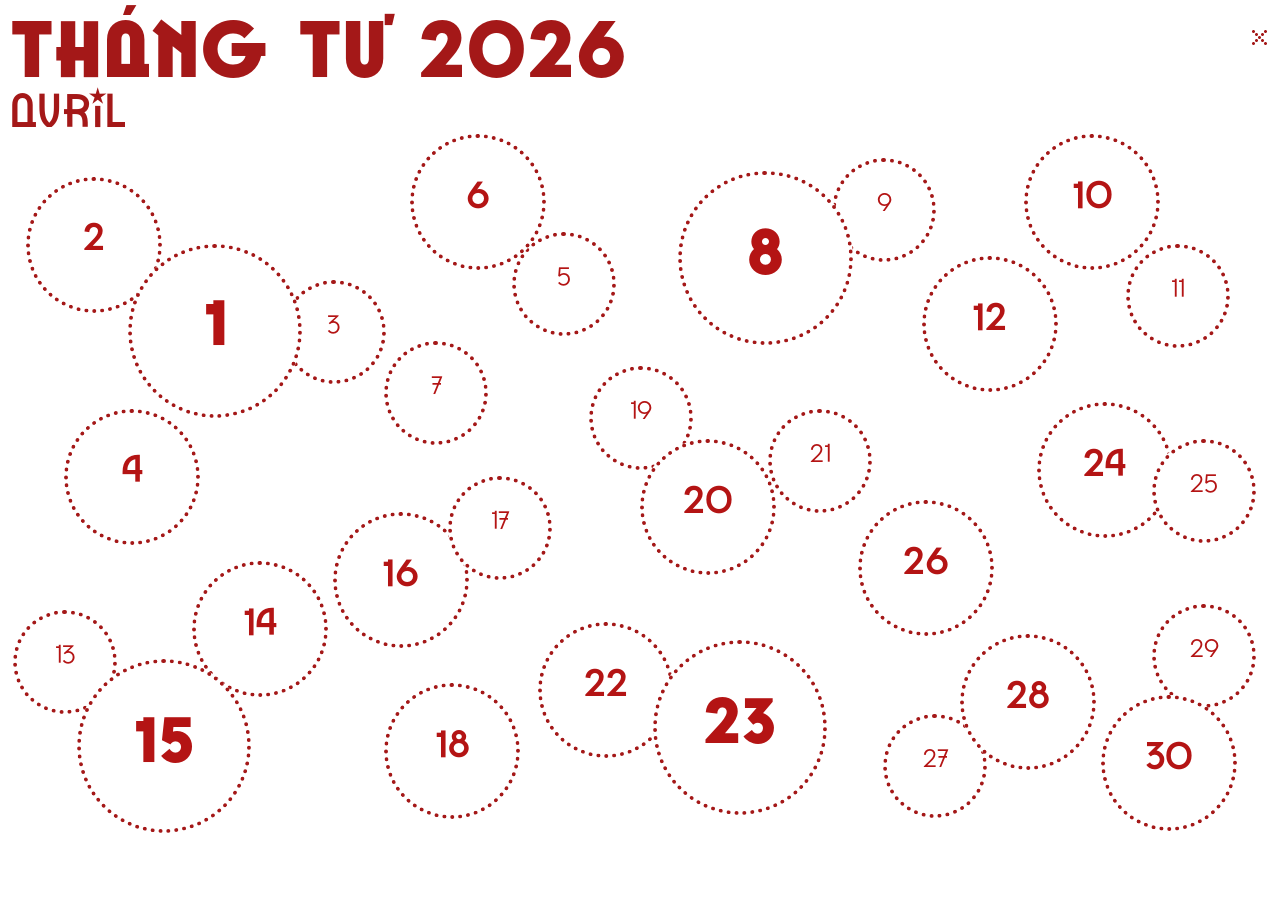
<file: daycalendar.html>
<!DOCTYPE html>
<html lang="fr">
<head>
  <meta charset="UTF-8">
  <title>avril - le calendrier luni solaire</title>

   <link rel="icon" href="data:image/svg+xml,
  <svg xmlns='http://www.w3.org/2000/svg' viewBox='0 0 100 100'>
  <polygon points='50,5 61,35 95,35 67,57 78,90 50,70 22,90 33,57 5,35 39,35'
  fill='rgb(164, 24, 24)'/>
  </svg>"> 

   <link rel="preconnect" href="https://fonts.googleapis.com">
<link rel="preconnect" href="https://fonts.gstatic.com" crossorigin>
<link href="https://fonts.googleapis.com/css2?family=Bitcount+Single:wght@100..900&display=swap" rel="stylesheet">

  <link rel="stylesheet" href="daycalendar.css">
</head>

<body>

<h1 class="title">
  THÁNG TƯ 2026<br>
  <span>AVRIL </span>
</h1>

<section class="month" id="month"></section>

<a href="index.html" class="back">×</a>

<script src="daycalendar.js"></script>

</body>
</html>
</file>
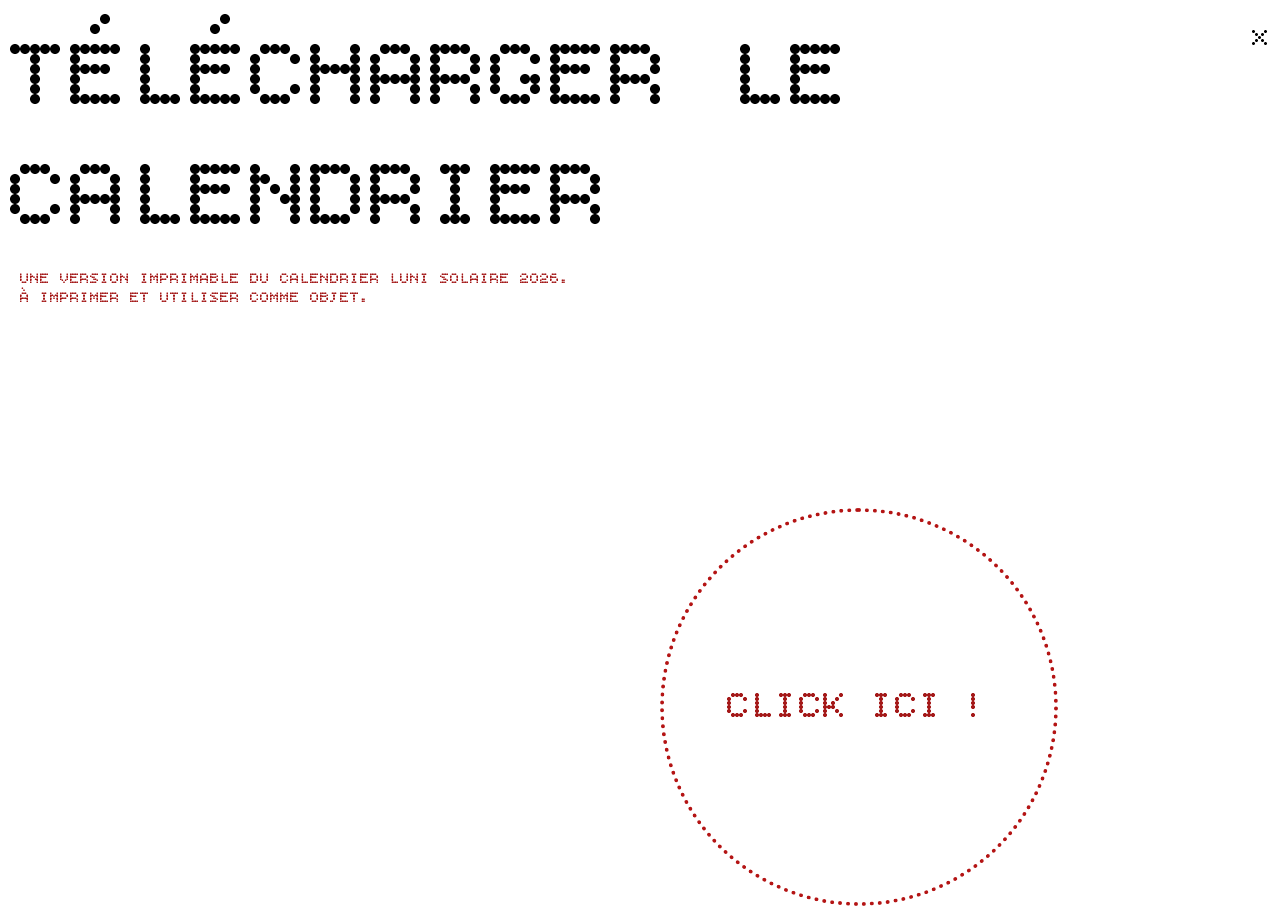
<file: download.html>
<!DOCTYPE html>
<html lang="fr">
<head>
  <meta charset="UTF-8">
  <title>télécharger le calendrier</title>
  <link rel="stylesheet" href="download.css">

  <link rel="icon" href="data:image/svg+xml,
  <svg xmlns='http://www.w3.org/2000/svg' viewBox='0 0 100 100'>
  <polygon points='50,5 61,35 95,35 67,57 78,90 50,70 22,90 33,57 5,35 39,35'
  fill='rgb(164, 24, 24)'/>
  </svg>"> 

  <link rel="preconnect" href="https://fonts.googleapis.com">
<link rel="preconnect" href="https://fonts.gstatic.com" crossorigin>
<link href="https://fonts.googleapis.com/css2?family=Bitcount+Single:wght@100..900&display=swap" rel="stylesheet">

</head>

<body>

<a href="index.html" class="back">×</a>

<div class="container">
  <h1>Télécharger le calendrier</h1>
  
  <p>
    Une version imprimable du calendrier luni solaire 2026.<br>
    À imprimer et utiliser comme objet.
  </p>

  
  
</div>

<a href="calendar.pdf" download class="download-btn">
    CLICK ICI ! </a>

</body>
</html>
</file>
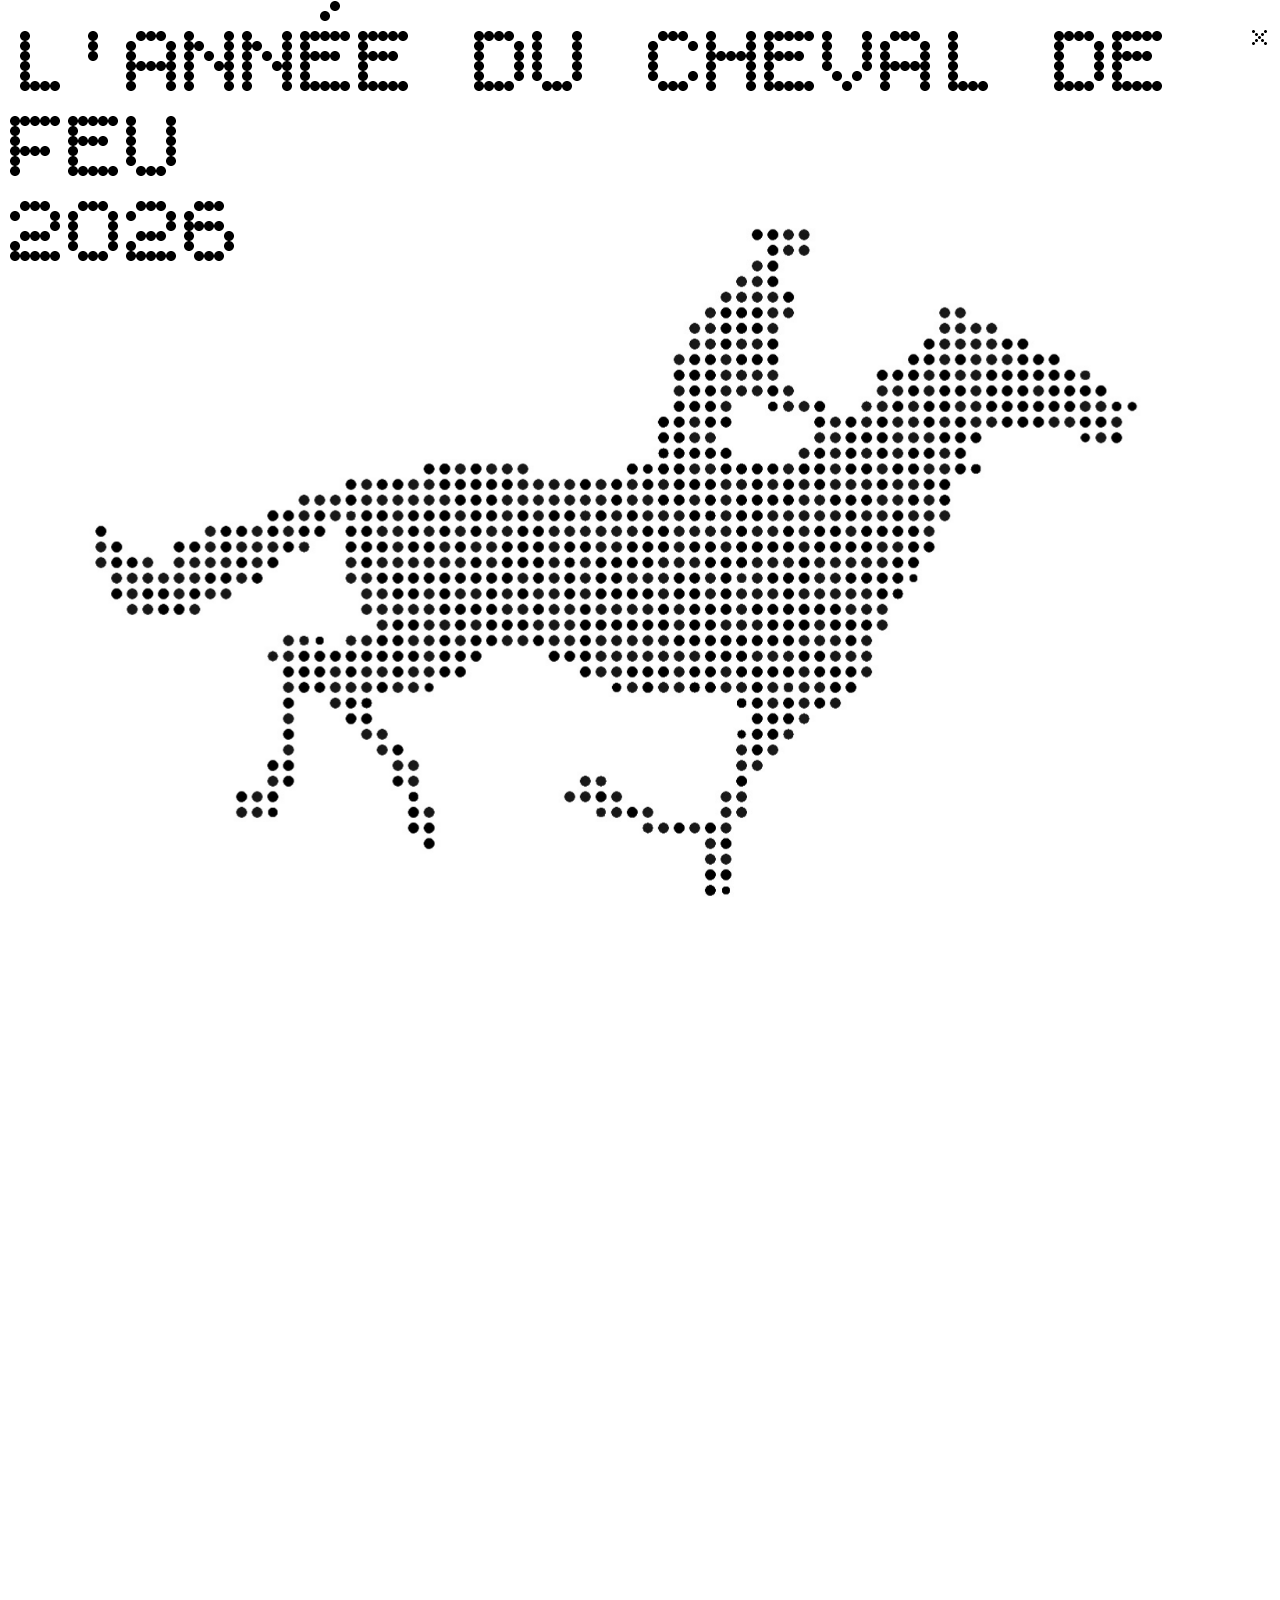
<file: horse.html>
<!DOCTYPE html>
<html lang="fr">
<head>
  <meta charset="UTF-8">
  <title>le cheval galope</title>
  <link rel="stylesheet" href="horse.css">
  <link rel="icon" href="data:image/svg+xml,
<svg xmlns='http://www.w3.org/2000/svg' viewBox='0 0 100 100'>
  <polygon points='50,5 61,35 95,35 67,57 78,90 50,70 22,90 33,57 5,35 39,35'
  fill='rgb(164, 24, 24)'/>
</svg>">


  <link rel="preconnect" href="https://fonts.googleapis.com">
<link rel="preconnect" href="https://fonts.gstatic.com" crossorigin>
<link href="https://fonts.googleapis.com/css2?family=Bitcount+Single:wght@100..900&display=swap" rel="stylesheet">
</head>

<body>

  <h1 class="sticky-title">L'année du Cheval de Feu <br>2026</h1> 
  
  <p>scroll !</p>

<div class="container">
  <img id="frame" src="img/horse1.jpeg" alt="horse animation">
</div>

<a href="index.html" class="back">×</a>

<script src="horse.js"></script>

</body>
</html>
</file>
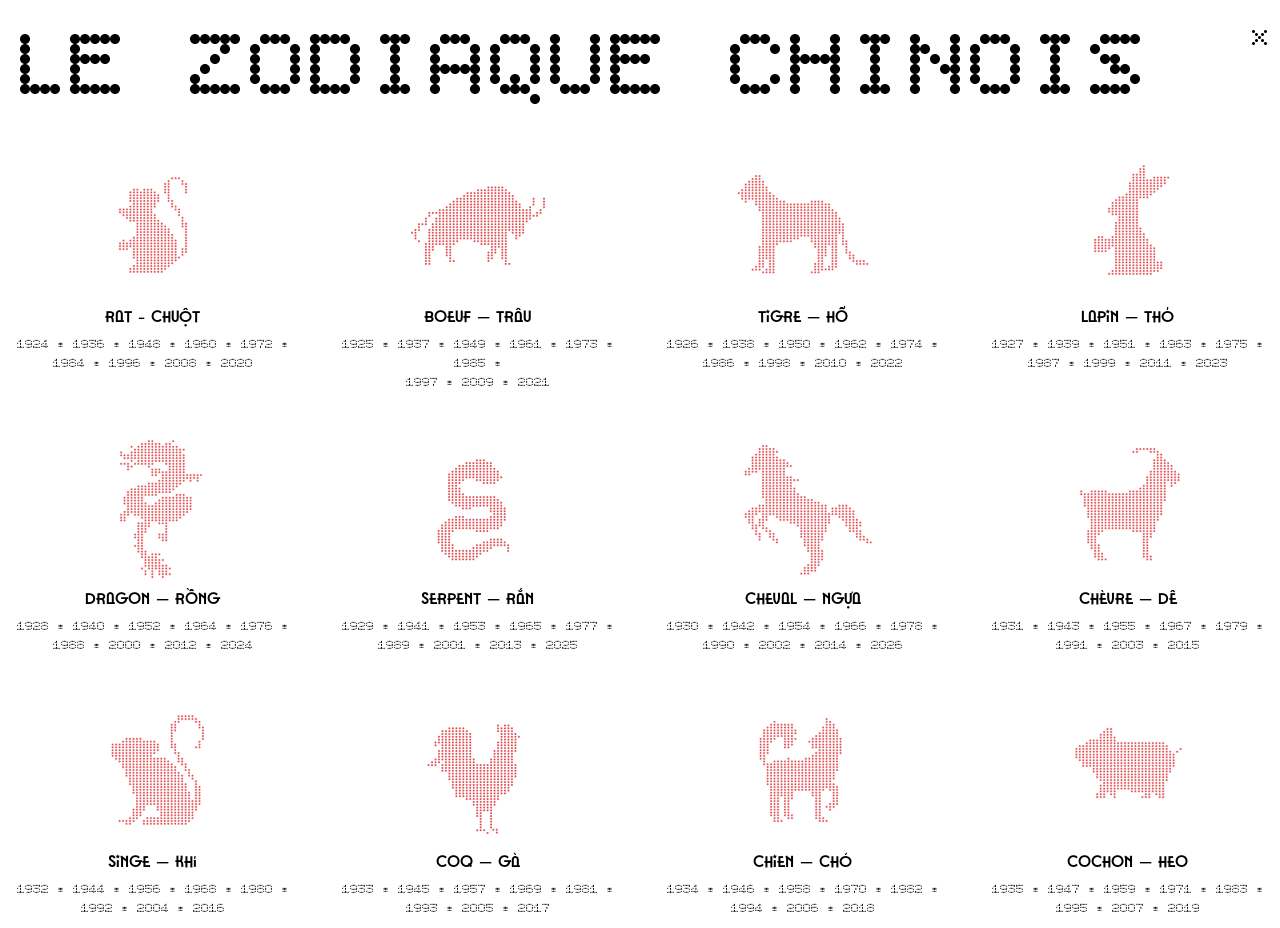
<file: zodiac.html>
<!DOCTYPE html>
<html lang="fr">
<head>
  <meta charset="UTF-8">
  <title>le zodiaque chinois</title>
<link rel="icon" href="data:image/svg+xml,
  <svg xmlns='http://www.w3.org/2000/svg' viewBox='0 0 100 100'>
  <polygon points='50,5 61,35 95,35 67,57 78,90 50,70 22,90 33,57 5,35 39,35'
  fill='rgb(164, 24, 24)'/>
  </svg>"> 

  <link rel="stylesheet" href="zodiac.css">

  <link href="https://fonts.googleapis.com/css2?family=Bitcount+Single:wght@100..900&display=swap" rel="stylesheet">
</head>

<body>

<h1>Le Zodiaque chinois</h1>

<div class="grid">

  <!-- RAT -->
  <div class="card" data-sign="rat">
    <img src="img/images/rat.jpg">
    <div class="overlay">Intelligent<br>Stratégique<br>Rapide</div>
    <span class="name">Rat - Chuột</span>
    <span class="years">1924 • 1936 • 1948 • 1960 • 1972 •<br> 1984 • 1996 • 2008 • 2020</span>
  </div>

  <!-- OX -->
  <div class="card" data-sign="ox">
    <img src="img/images/ox.jpg">
    <div class="overlay">Stable<br>Fiable<br>Travailleur</div>
    <span class="name">Boeuf — Trâu</span>
    <span class="years">1925 • 1937 • 1949 • 1961 • 1973 • 1985 •<br> 1997 • 2009 • 2021</span>
  </div>

  <!-- TIGER -->
  <div class="card" data-sign="tiger">
    <img src="img/images/tiger.jpg">
    <div class="overlay">Courageux<br>Intense<br>Impulsif</div>
    <span class="name">Tigre — Hổ</span>
    <span class="years">1926 • 1938 • 1950 • 1962 • 1974 •<br> 1986 • 1998 • 2010 • 2022</span>
  </div>

  <!-- RABBIT -->
  <div class="card" data-sign="rabbit">
    <img src="img/images/rabbit.jpg">
    <div class="overlay">Doux<br>Calme<br>Sensible</div>
    <span class="name">Lapin — thỏ</span>
    <span class="years">1927 • 1939 • 1951 • 1963 • 1975 •<br> 1987 • 1999 • 2011 • 2023</span>
  </div>

  <!-- DRAGON -->
  <div class="card" data-sign="dragon">
    <img src="img/images/dragon.jpg">
    <div class="overlay">Puissant<br>Charismatique<br>Ambitieux</div>
    <span class="name">Dragon — Rồng</span>
    <span class="years">1928 • 1940 • 1952 • 1964 • 1976 •<br> 1988 • 2000 • 2012 • 2024</span>
  </div>

  <!-- SNAKE -->
  <div class="card" data-sign="snake">
    <img src="img/images/snake.jpg">
    <div class="overlay">Intuitif<br>Mystérieux<br>Réfléchi</div>
    <span class="name">Serpent — Rắn</span>
    <span class="years">1929 • 1941 • 1953 • 1965 • 1977 •<br> 1989 • 2001 • 2013 • 2025</span>
  </div>

  <!-- HORSE -->
  <div class="card" data-sign="horse">
    <img src="img/images/horse.jpg">
    <div class="overlay">Libre<br>Énergique<br>Indépendant</div>
    <span class="name">Cheval — Ngựa</span>
    <span class="years">1930 • 1942 • 1954 • 1966 • 1978 •<br> 1990 • 2002 • 2014 • 2026</span>
  </div>

  <!-- GOAT -->
  <div class="card" data-sign="goat">
    <img src="img/images/goat.jpg">
    <div class="overlay">Créative<br>Douce<br>Artistique</div>
    <span class="name">Chèvre — Dê</span>
    <span class="years">1931 • 1943 • 1955 • 1967 • 1979 •<br> 1991 • 2003 • 2015</span>
  </div>

  <!-- MONKEY -->
  <div class="card" data-sign="monkey">
    <img src="img/images/monkey.jpg">
    <div class="overlay">Malin<br>Joueur<br>Curieux</div>
    <span class="name">Singe — Khỉ</span>
    <span class="years">1932 • 1944 • 1956 • 1968 • 1980 •<br> 1992 • 2004 • 2016</span>
  </div>

  <!-- ROOSTER -->
  <div class="card" data-sign="rooster">
    <img src="img/images/rooster.jpg">
    <div class="overlay">Précis<br>Observateur<br>Confiant</div>
    <span class="name">Coq — Gà</span>
    <span class="years">1933 • 1945 • 1957 • 1969 • 1981 •<br> 1993 • 2005 • 2017</span>
  </div>

  <!-- DOG -->
  <div class="card" data-sign="dog">
    <img src="img/images/dog.jpg">
    <div class="overlay">Loyal<br>Honnête<br>Protecteur</div>
    <span class="name">Chien — Chó</span>
    <span class="years">1934 • 1946 • 1958 • 1970 • 1982 •<br> 1994 • 2006 • 2018</span>
  </div>

  <!-- PIG -->
  <div class="card" data-sign="pig">
    <img src="img/images/pig.jpg">
    <div class="overlay">Généreux<br>Sincère<br>Chaleureux</div>
    <span class="name">Cochon — Heo</span>
    <span class="years">1935 • 1947 • 1959 • 1971 • 1983 •<br> 1995 • 2007 • 2019</span>
  </div>

</div>

<!-- PANEL -->
<div class="info-panel" id="panel">
  <div class="info-content">
    <div class="close" onclick="closePanel()">×</div>
    <h2 id="title"></h2>
    <p id="description"></p>
    <p id="years"></p>
  </div>
</div>

<a href="index.html" class="back">×</a>

<script src="zodiac.js"></script>

</body>
</html>
</file>
<file: daycalendar.css>
body {
  margin: 0;
  background: #ffffff;
  font-family: sans-serif;
  overflow-x: hidden;
}

/* TITLE */
.title {
  color: rgb(164, 24, 24);
  font-size: 80px;
  line-height: 50px;
   font-family: "Patriot-Mediume";
   margin: 20px 10px 0px 10px; /* top right bottom left */
  
}

.title span {
  font-size: 45px;
   font-family: "Patriot-1";
   letter-spacing: 4px;

}

/* CANVAS */
.month {
  position: relative;
  width: 100vw;
  height: calc(80vh - 110px);
  max-height: 800px;
}

/* BIGGER circles */


/* DAY CIRCLES */
.day {
  position: absolute;
  border: 4px dotted rgb(164, 24, 24);
  border-radius: 50%;

  display: flex;
  align-items: center;
  justify-content: center;
  flex-direction: column;

  color: rgb(180, 20, 20);
  font-weight: 500;
  font-family: "Patriot-Mediume";
background-color: #ffffff;
  transition: all 0.4s ease;

  z-index: 1;

  
}

/* move animation to a wrapper effect */
.day::before {
  content: "";
  position: absolute;
  inset: 0;
  border-radius: 50%;
  animation: float 6s infinite ease-in-out;
}

.day.large {
  z-index: 2;
}

/* SIZE SYSTEM */
.small { width: 7.5vw; height: 7.5vw; font-size: 2vw;  font-family: "Patriot-1"; }
.medium { width: 10vw; height: 10vw; font-size: 3vw; font-family: "Patriot-2"; }
.large { width: 13vw; height: 13vw; font-size: 5vw; }

/* MOON */
.moon {
  width: 14px;
  height: 14px;
  border-radius: 50%;
  background: rgb(164, 24, 24);
  margin-top: 5px;
  opacity: 0;
  transition: opacity 0.3s ease;
}

/* HOVER */
.day:hover {
  transform: scale(1.15);
  background: rgba(180, 20, 20, 0.05);
}

.day:hover .moon {
  opacity: 1;
}

/* FLOAT ANIMATION */
@keyframes float {
  0% { transform: translateY(0px); }
  50% { transform: translateY(0px); }
  100% { transform: translateY(0px); }
}

@font-face {
      font-family: "Patriot-Mediume";
      src: url(Patriot-UltraBold.otf);
}


@font-face {
      font-family: "Patriot-1";
      src: url(Patriot-Normal.otf);
}
@font-face {
      font-family: "Patriot-2";
      src: url(Patriot-Medium.otf);
}

.back {
  position: fixed;
  top: 20px;
  right: 10px;

  font-size: 30px;
  text-decoration: none;
  color: rgb(164, 24, 24);
  font-family: "Bitcount Single", system-ui;

  z-index: 2000; /* 👈 VERY IMPORTANT */
}

.container {
  position: fixed;
  z-index: 1; /* lower than .back */
}

.back:hover {
  transform: scale(1.4);
  transition: all 0.6s ease;
}
</file>
<file: download.css>
body {
  margin: 0px 10px 0px 10px; /* top right bottom left */
  font-family: sans-serif;
  background: #ffffff;
  color: rgb(164, 24, 24);
  font-family: "Bitcount Single", system-ui;
  text-transform: uppercase;
}

/* BACK BUTTON */
.back {
  position: fixed;
  top: 20px;
  right: 10px;
  text-decoration: none;
  font-size: 30px;
  color:black;
  font-family: "Bitcount Single", system-ui;
}



.back:hover {
  transform: scale(1.4);
  transition: all 0.6s ease;
}


/* CONTENT */
.container {
  
  
  flex-direction: column;
}

h1 {
  font-size: 100px;
 margin-top: 20px;
 margin-bottom: 0px;
  font-weight: 400;
  color: black;
}

h1:hover {
transition: all 0.8s ease;
  font-weight: 500;
   
}

p {
  
  margin: 10px 10px 200px 10px; /* top right bottom left */
}

/* BUTTON */
.download-btn {


  width: 350px;
  height: 350px;
  border-radius: 50%;
    padding: 20px 20px 20px 20px; /* top right bottom left */
  border: 4px dotted rgb(180,20,20);
  color: rgb(164, 24, 24); 
  font-size: 40px;
  text-align: center;

  display: flex;
  justify-content: center;
  align-items: center;

   text-decoration: none;

  transition: 0.3s;

   margin: 80px 10px 0px 650px; /* top right bottom left */

}

.download-btn:hover {
  background: rgba(180,20,20,0.1);
}
</file>
<file: horse.css>
body {
  margin: 0;
  height: 800vh; /* more scroll space */
  background: rgb(255, 255, 255);
  font-family: "Bitcount Single", system-ui;
  padding: 10px;
}

h1 {
  margin-top: 15px;
  letter-spacing: -2px;
  font-size: 100px;
  text-transform: uppercase;
  font-family: "Bitcount Single", system-ui;
  font-weight: 400;
  line-height: 85px;
  padding-top: 10px;
} 

h1:hover {
transition: all 0.8s ease;
  font-weight: 500;
}

.sticky-title {
  position: sticky;
  top: 0;

  background: rgba(255, 255, 255, 0); /* important so it doesn't overlap ugly */
  padding: 0px;

  z-index: 1000; /* stays above everything */
}
.container {
  position: fixed;
  top: 0;
  left: 0;
  width: 100%;
  height: 125vh;

  display: flex;
  justify-content: center;
  align-items: center;
}

#frame {
  width: 1500px; /* adjust size */
} 

.back {
  position: fixed;
  top: 20px;
  right: 10px;
font-family: "Bitcount Single", system-ui;
  font-size: 30px;
  text-decoration: none;
  color: black;

  z-index: 2000; /* 👈 VERY IMPORTANT */
}

.container {
  position: fixed;
  z-index: 1; /* lower than .back */
}

.back:hover {
  transform: scale(1.4);
  transition: all 0.6s ease;
}
</file>
<file: zodiac.css>
body {
  margin: 0;
  font-family: "Bitcount Single", sans-serif;
  text-align: center;
}

h1 {
  font-size: 100px;
  text-align: left;
  margin: 10px 10px 10px 10px; /* top right bottom left */
  font-weight: 400;
  text-transform: uppercase;
}

h1:hover {
transition: all 0.8s ease;
  font-weight: 500;
   
}

/* GRID */
.grid {
  display: grid;
  grid-template-columns: repeat(4, 1fr);
  gap: 40px;
  padding: 10px;
}

/* CARD */
.card {
  position: relative;
  cursor: pointer;
}

.card img {
  width: 150px;
  opacity: 0.7;
  transition: 0.3s;
}

/* TEXT */
.name {
  display: block;
  margin-top: 0px;
  margin-bottom: 10px;
  text-transform: uppercase;
  font-family: "Patriot-Mediume";
}

.years {
  font-size: 14px;
  font-weight: 300;
  line-height: -20px;
}

/* HOVER */
.overlay {
  position: absolute;
  top: 0;
  left: 50%;
  transform: translateX(-50%);
  width: 180px;
  height: 180px;

  display: flex;
  justify-content: center;
  align-items: center;

  background: rgba(255, 255, 255, 0.638);
  opacity: 0;
  transition: 0.3s;
   text-transform: uppercase;
}

.card:hover img {
  opacity: 0.2;
}

.card:hover .overlay {
  opacity: 1;
}

/* PANEL */
.info-panel {
  position: fixed;
  top: 0;
  left: 0;
  width: 100%;
  height: 100%;
  background: white;

  display: none;
  justify-content: center;
  align-items: center;
}

.info-content {
  max-width: 500px;
}

.close {
  position: absolute;
  top: 300px;
  right: 200px;
  font-size: 70px;
  cursor: pointer;
  background: rgba(255, 255, 255, 0.845);
}

.container {
  position: fixed;
  top: 0;
  left: 0;
  width: 100%;
  height: 125vh;

  display: flex;
  justify-content: center;
  align-items: center;

}

#frame {
  width: 1500px; /* adjust size */
} 

.back {
  position: fixed;
  top: 20px;
  right: 10px;
  font-family: "Bitcount Single", system-ui;
  font-size: 30px;
  text-decoration: none;
  color: black;

  z-index: 2000; /* 👈 VERY IMPORTANT */
}

.container {
  position: fixed;
  z-index: 1; /* lower than .back */
}

.back:hover {
  transform: scale(1.4);
  transition: all 0.6s ease;
}

@font-face {
      font-family: "Patriot-Mediume";
      src: url(Patriot-Medium.otf);
}
</file>
